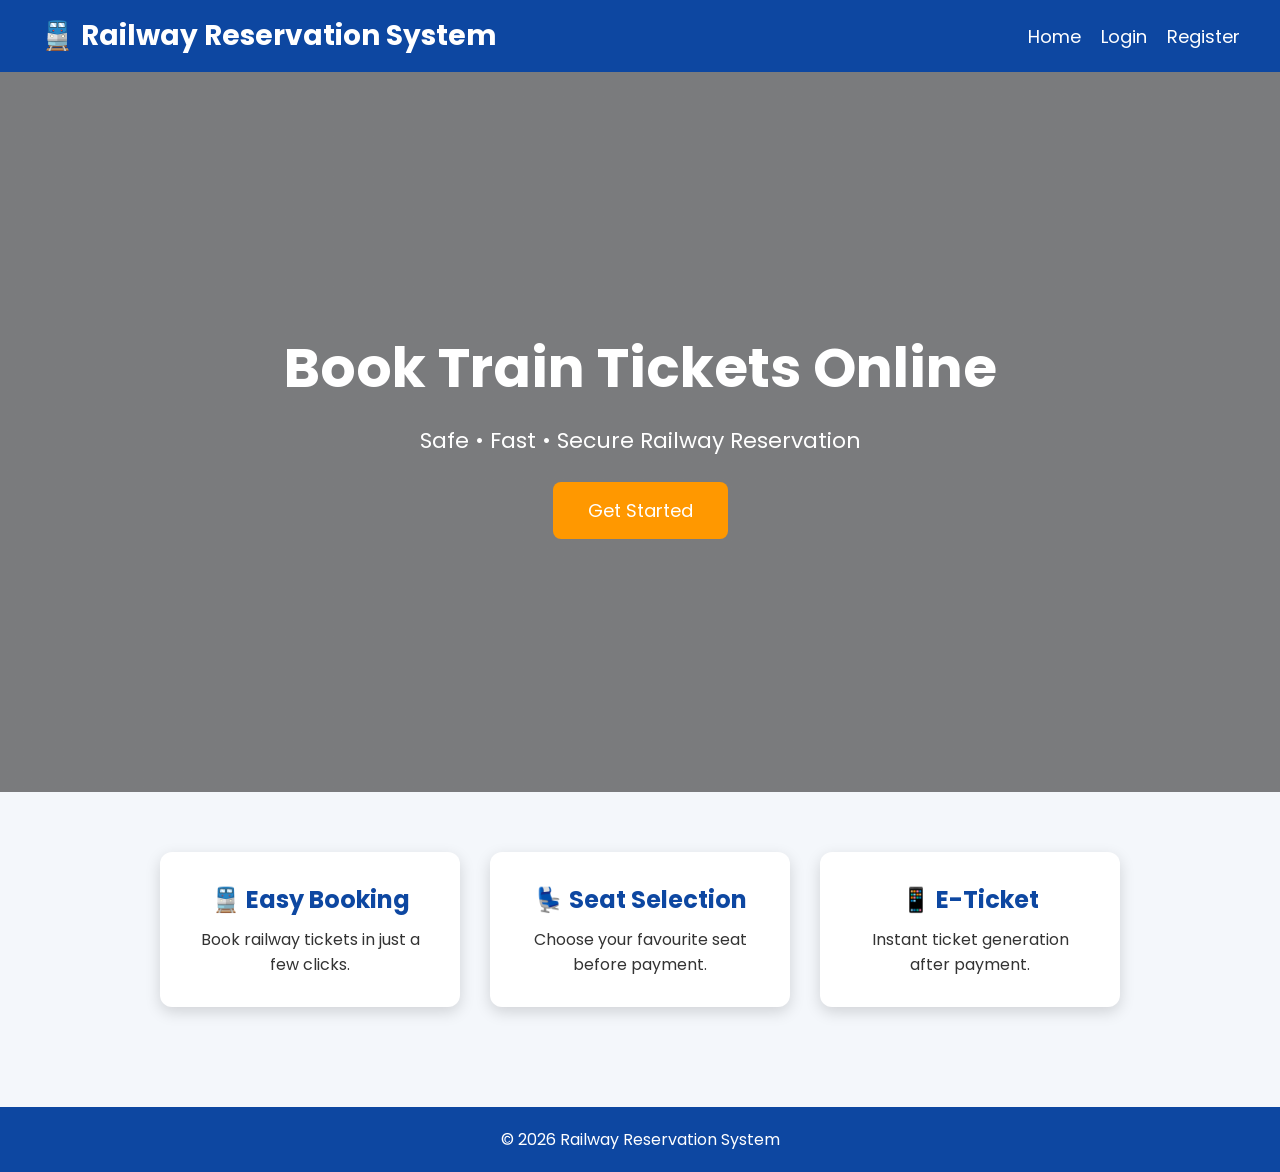
<file: index.html>
<!DOCTYPE html>
<html lang="en">
<head>
    <meta charset="UTF-8">
    <meta name="viewport" content="width=device-width, initial-scale=1.0">
    <title>Railway Reservation System</title>

    <link rel="stylesheet" href="style.css">

    <link rel="preconnect" href="https://fonts.googleapis.com">
    <link href="https://fonts.googleapis.com/css2?family=Poppins:wght@300;400;500;600;700&display=swap" rel="stylesheet">
</head>

<body>

<header>

    <div class="logo">
        🚆 Railway Reservation System
    </div>

    <nav>

        <a href="index.html">Home</a>

        <a href="login.html">Login</a>

        <a href="register.html">Register</a>

    </nav>

</header>

<section class="hero">

    <h1>Book Train Tickets Online</h1>

    <p>

        Safe • Fast • Secure Railway Reservation

    </p>

    <a href="login.html">

        <button>

            Get Started

        </button>

    </a>

</section>

<section class="features">

<div class="card">

<h2>🚆 Easy Booking</h2>

<p>

Book railway tickets in just a few clicks.

</p>

</div>

<div class="card">

<h2>💺 Seat Selection</h2>

<p>

Choose your favourite seat before payment.

</p>

</div>

<div class="card">

<h2>📱 E-Ticket</h2>

<p>

Instant ticket generation after payment.

</p>

</div>

</section>

<footer>

<p>

© 2026 Railway Reservation System

</p>

</footer>

</body>
</html>
</file>
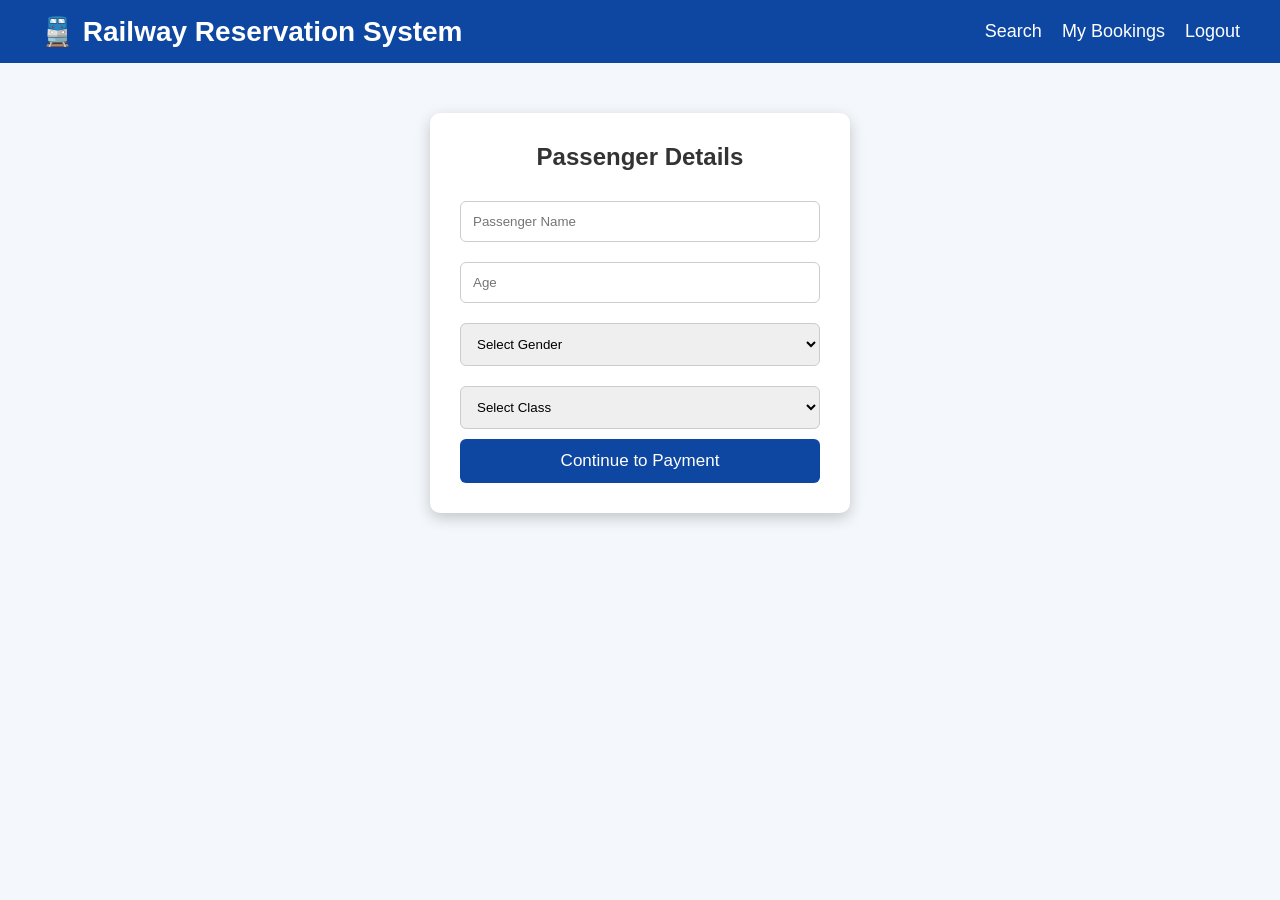
<file: booking.html>
<!DOCTYPE html>
<html lang="en">
<head>
    <meta charset="UTF-8">
    <meta name="viewport" content="width=device-width, initial-scale=1.0">
    <title>Passenger Details</title>
    <link rel="stylesheet" href="style.css">
</head>
<body>

<header>

    <div class="logo">
        🚆 Railway Reservation System
    </div>

    <nav>
        <a href="search.html">Search</a>
        <a href="bookings.html">My Bookings</a>
        <a href="login.html">Logout</a>
    </nav>

</header>

<div class="container">

    <h2>Passenger Details</h2>

    <form id="bookingForm">

        <input
            type="text"
            id="name"
            placeholder="Passenger Name"
            required
        >

        <input
            type="number"
            id="age"
            placeholder="Age"
            min="1"
            max="120"
            required
        >

        <select id="gender" required>

            <option value="">Select Gender</option>

            <option>Male</option>

            <option>Female</option>

            <option>Other</option>

        </select>

        <select id="travelClass" required>

            <option value="">Select Class</option>

            <option value="SL">Sleeper (SL)</option>

            <option value="3A">AC 3 Tier (3A)</option>

            <option value="2A">AC 2 Tier (2A)</option>

            <option value="1A">First AC (1A)</option>

        </select>

        <button type="submit">

            Continue to Payment

        </button>

    </form>

</div>

<script src="booking.js"></script>

</body>
</html>
</file>
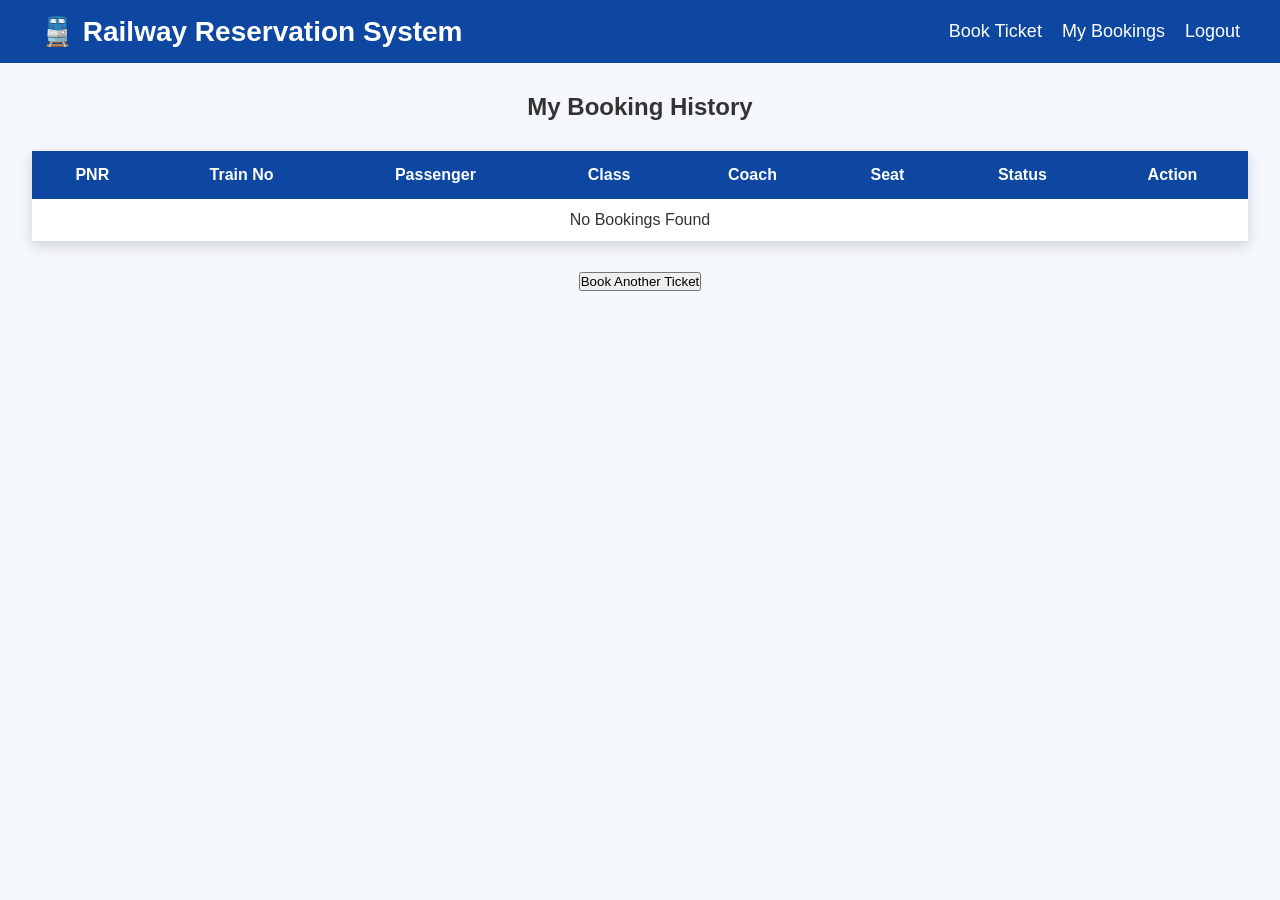
<file: bookings.html>
<!DOCTYPE html>
<html lang="en">
<head>
    <meta charset="UTF-8">
    <meta name="viewport" content="width=device-width, initial-scale=1.0">
    <title>My Bookings | Railway Reservation System</title>

    <link rel="stylesheet" href="style.css">
</head>
<body>

<header>

    <div class="logo">
        🚆 Railway Reservation System
    </div>

    <nav>

        <a href="search.html">Book Ticket</a>

        <a href="bookings.html">My Bookings</a>

        <a href="#" onclick="logout()">Logout</a>

    </nav>

</header>

<h2 style="text-align:center; margin-top:30px;">

    My Booking History

</h2>

<table id="bookingTable">

<thead>

<tr>

<th>PNR</th>

<th>Train No</th>

<th>Passenger</th>

<th>Class</th>

<th>Coach</th>

<th>Seat</th>

<th>Status</th>

<th>Action</th>

</tr>

</thead>

<tbody>

</tbody>

</table>

<div style="text-align:center; margin-top:30px;">

<button onclick="window.location.href='search.html'">

Book Another Ticket

</button>

</div>

<script src="bookings.js"></script>

</body>
</html>
</file>
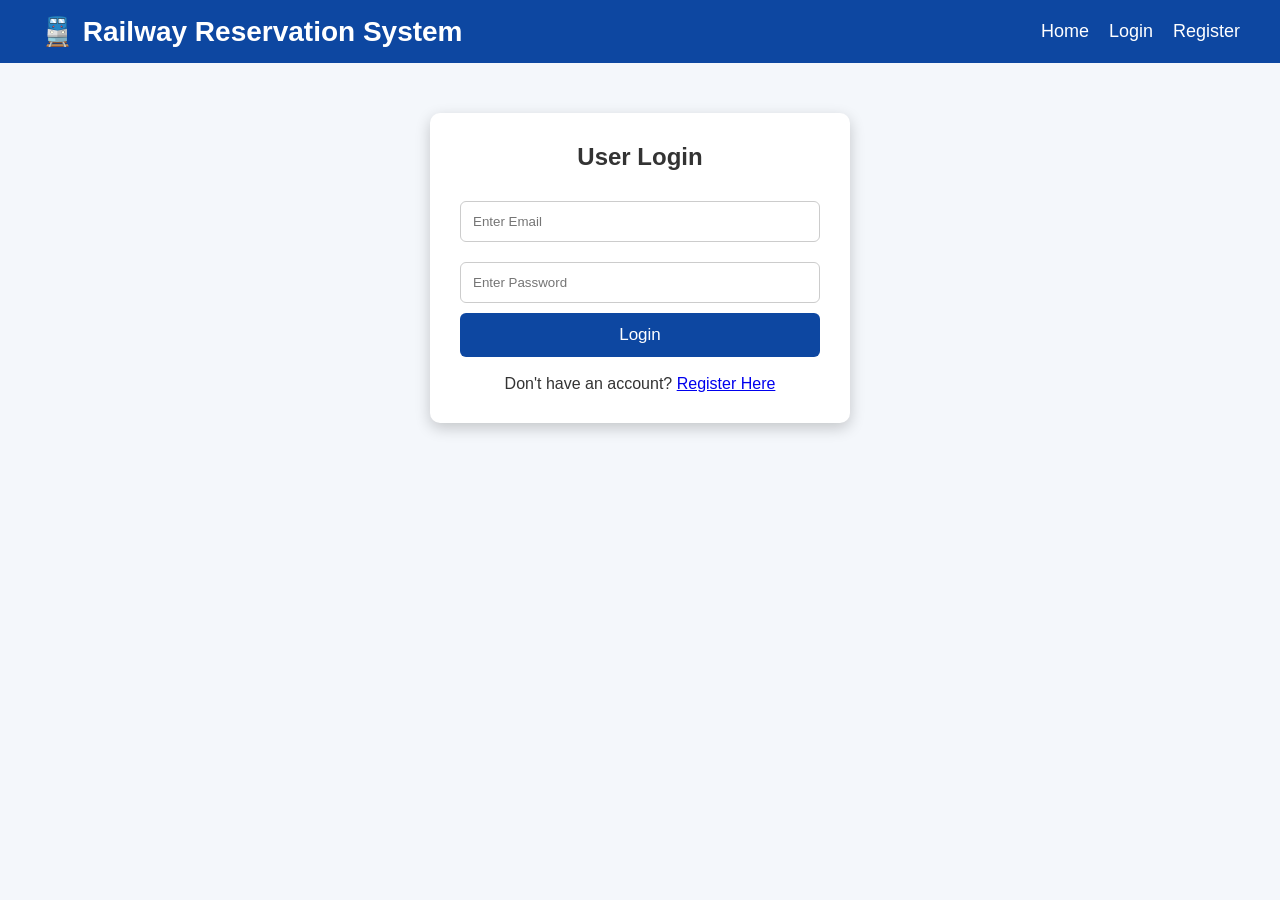
<file: login.html>
<!DOCTYPE html>
<html lang="en">
<head>
    <meta charset="UTF-8">
    <meta name="viewport" content="width=device-width, initial-scale=1.0">
    <title>Login | Railway Reservation System</title>

    <link rel="stylesheet" href="style.css">
</head>

<body>

<header>

    <div class="logo">
        🚆 Railway Reservation System
    </div>

    <nav>

        <a href="index.html">Home</a>

        <a href="login.html">Login</a>

        <a href="register.html">Register</a>

    </nav>

</header>

<div class="container">

    <h2>User Login</h2>

    <form id="loginForm">

        <input
            type="email"
            id="email"
            placeholder="Enter Email"
            required
        >

        <input
            type="password"
            id="password"
            placeholder="Enter Password"
            required
        >

        <button type="submit">

            Login

        </button>

    </form>

    <br>

    <p align="center">

        Don't have an account?

        <a href="register.html">

            Register Here

        </a>

    </p>

</div>

<script src="auth.js"></script>

</body>
</html>
</file>
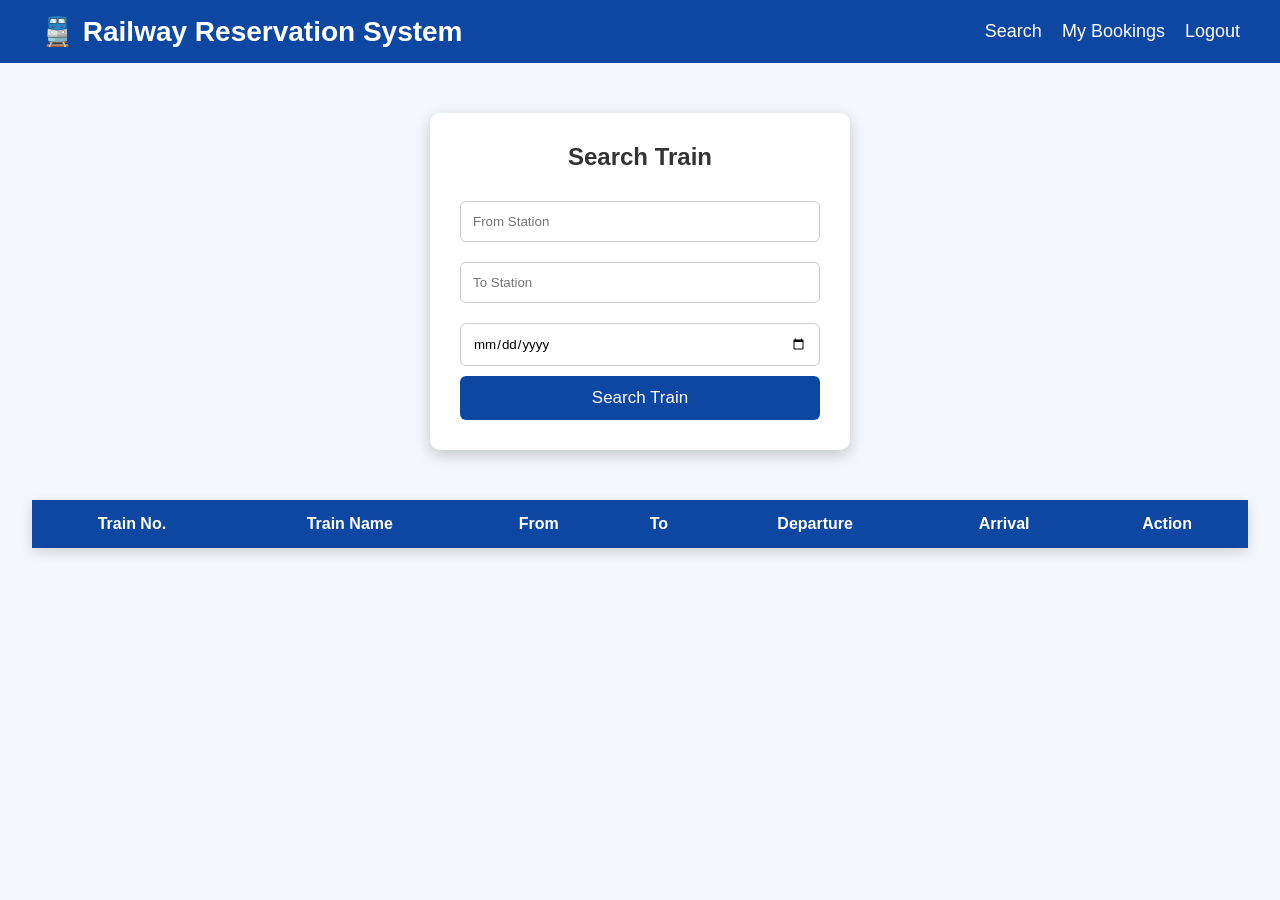
<file: payment.html>
<!DOCTYPE html>
<html lang="en">
<head>
    <meta charset="UTF-8">
    <meta name="viewport" content="width=device-width, initial-scale=1.0">
    <title>Payment | Railway Reservation System</title>

    <link rel="stylesheet" href="style.css">
</head>
<body>

<header>

    <div class="logo">
        🚆 Railway Reservation System
    </div>

    <nav>
        <a href="search.html">Search</a>
        <a href="bookings.html">My Bookings</a>
        <a href="login.html">Logout</a>
    </nav>

</header>

<div class="container">

    <h2>Payment</h2>

    <h3>Total Fare: ₹<span id="fare">0</span></h3>

    <form id="paymentForm">

        <select id="paymentMethod" required>

            <option value="">Select Payment Method</option>

            <option value="UPI">UPI</option>

            <option value="Debit Card">Debit Card</option>

            <option value="Credit Card">Credit Card</option>

            <option value="Net Banking">Net Banking</option>

        </select>

        <input
            type="text"
            id="paymentDetails"
            placeholder="Enter UPI ID / Card Number"
            required
        >

        <button type="submit">

            Pay Now

        </button>

    </form>

</div>

<script src="payment.js"></script>

</body>
</html>
</file>
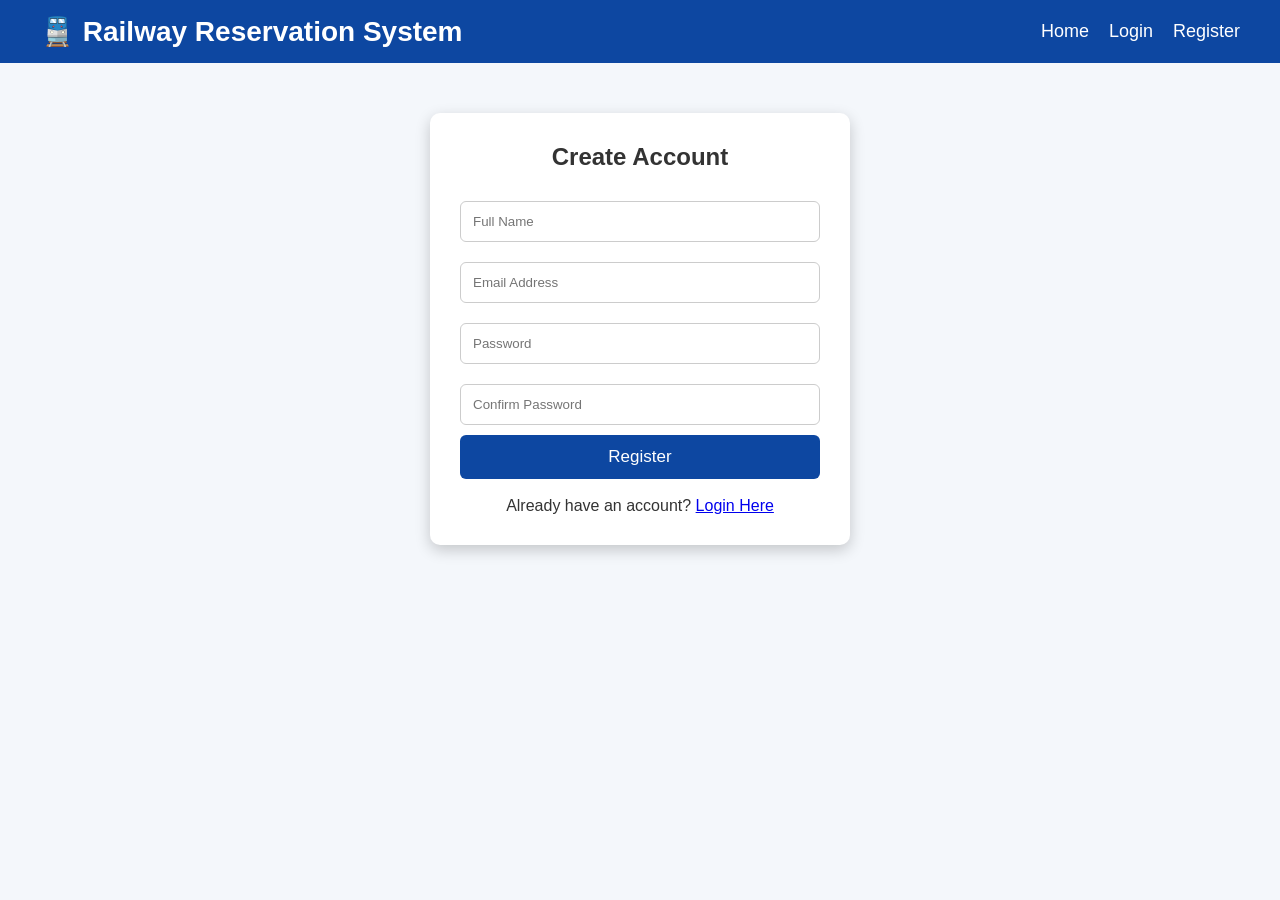
<file: Register.html>
<!DOCTYPE html>
<html lang="en">
<head>
    <meta charset="UTF-8">
    <meta name="viewport" content="width=device-width, initial-scale=1.0">
    <title>Register | Railway Reservation System</title>

    <link rel="stylesheet" href="style.css">
</head>
<body>

<header>

    <div class="logo">
        🚆 Railway Reservation System
    </div>

    <nav>
        <a href="index.html">Home</a>
        <a href="login.html">Login</a>
        <a href="register.html">Register</a>
    </nav>

</header>

<div class="container">

    <h2>Create Account</h2>

    <form id="registerForm">

        <input
            type="text"
            id="name"
            placeholder="Full Name"
            required
        >

        <input
            type="email"
            id="email"
            placeholder="Email Address"
            required
        >

        <input
            type="password"
            id="password"
            placeholder="Password"
            required
        >

        <input
            type="password"
            id="confirmPassword"
            placeholder="Confirm Password"
            required
        >

        <button type="submit">
            Register
        </button>

    </form>

    <br>

    <p align="center">
        Already have an account?

        <a href="login.html">
            Login Here
        </a>
    </p>

</div>

<script src="auth.js"></script>

</body>
</html>
</file>
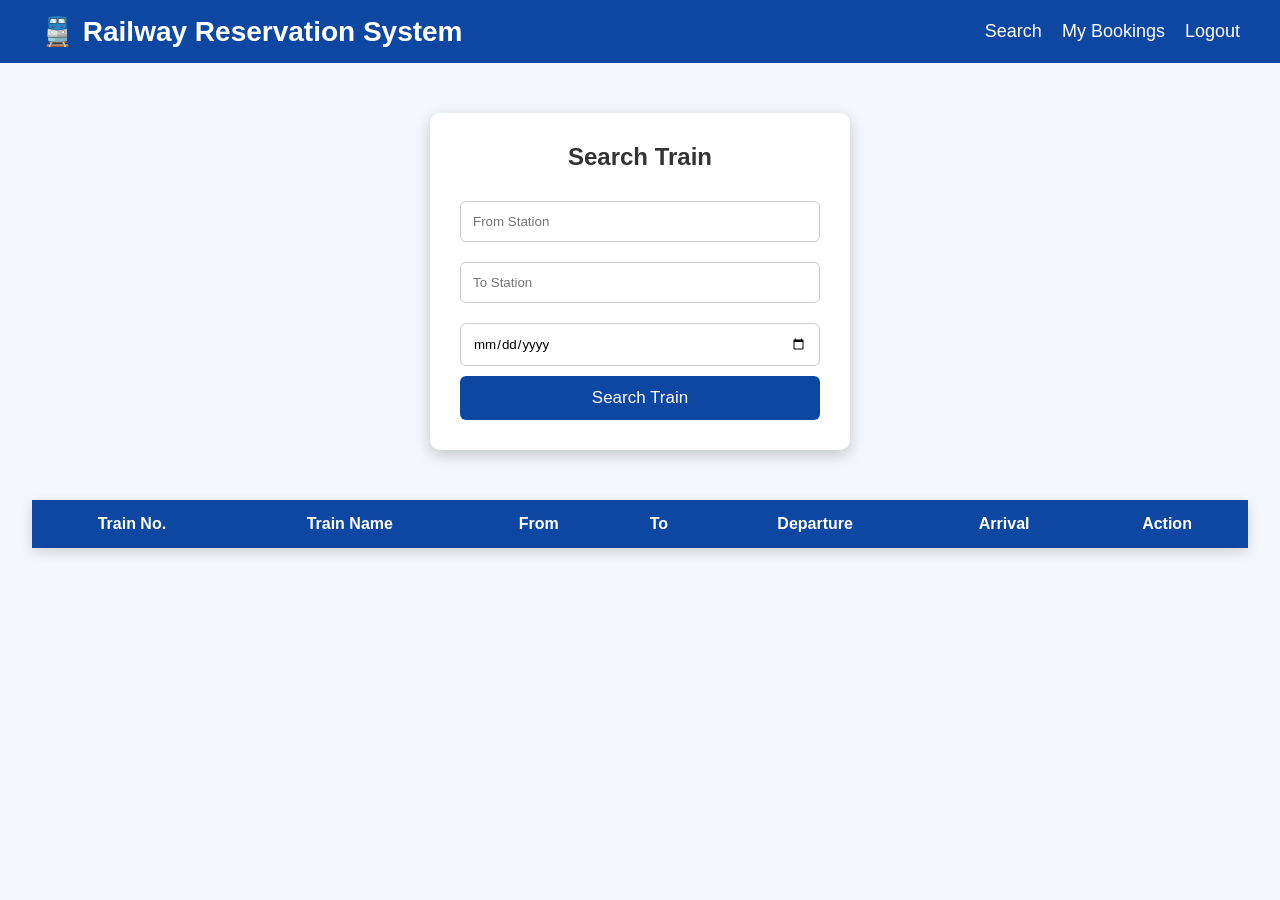
<file: search.html>
<!DOCTYPE html>
<html lang="en">
<head>
    <meta charset="UTF-8">
    <meta name="viewport" content="width=device-width, initial-scale=1.0">
    <title>Search Train | Railway Reservation System</title>

    <link rel="stylesheet" href="style.css">
</head>
<body>

<header>

    <div class="logo">
        🚆 Railway Reservation System
    </div>

    <nav>
        <a href="search.html">Search</a>
        <a href="bookings.html">My Bookings</a>
        <a href="login.html">Logout</a>
    </nav>

</header>

<div class="container">

    <h2>Search Train</h2>

    <input
        type="text"
        id="from"
        placeholder="From Station"
    >

    <input
        type="text"
        id="to"
        placeholder="To Station"
    >

    <input
        type="date"
        id="journeyDate"
    >

    <button onclick="searchTrain()">
        Search Train
    </button>

</div>

<table id="trainTable">

<thead>

<tr>

<th>Train No.</th>

<th>Train Name</th>

<th>From</th>

<th>To</th>

<th>Departure</th>

<th>Arrival</th>

<th>Action</th>

</tr>

</thead>

<tbody>

</tbody>

</table>

<script src="search.js"></script>

</body>
</html>
</file>
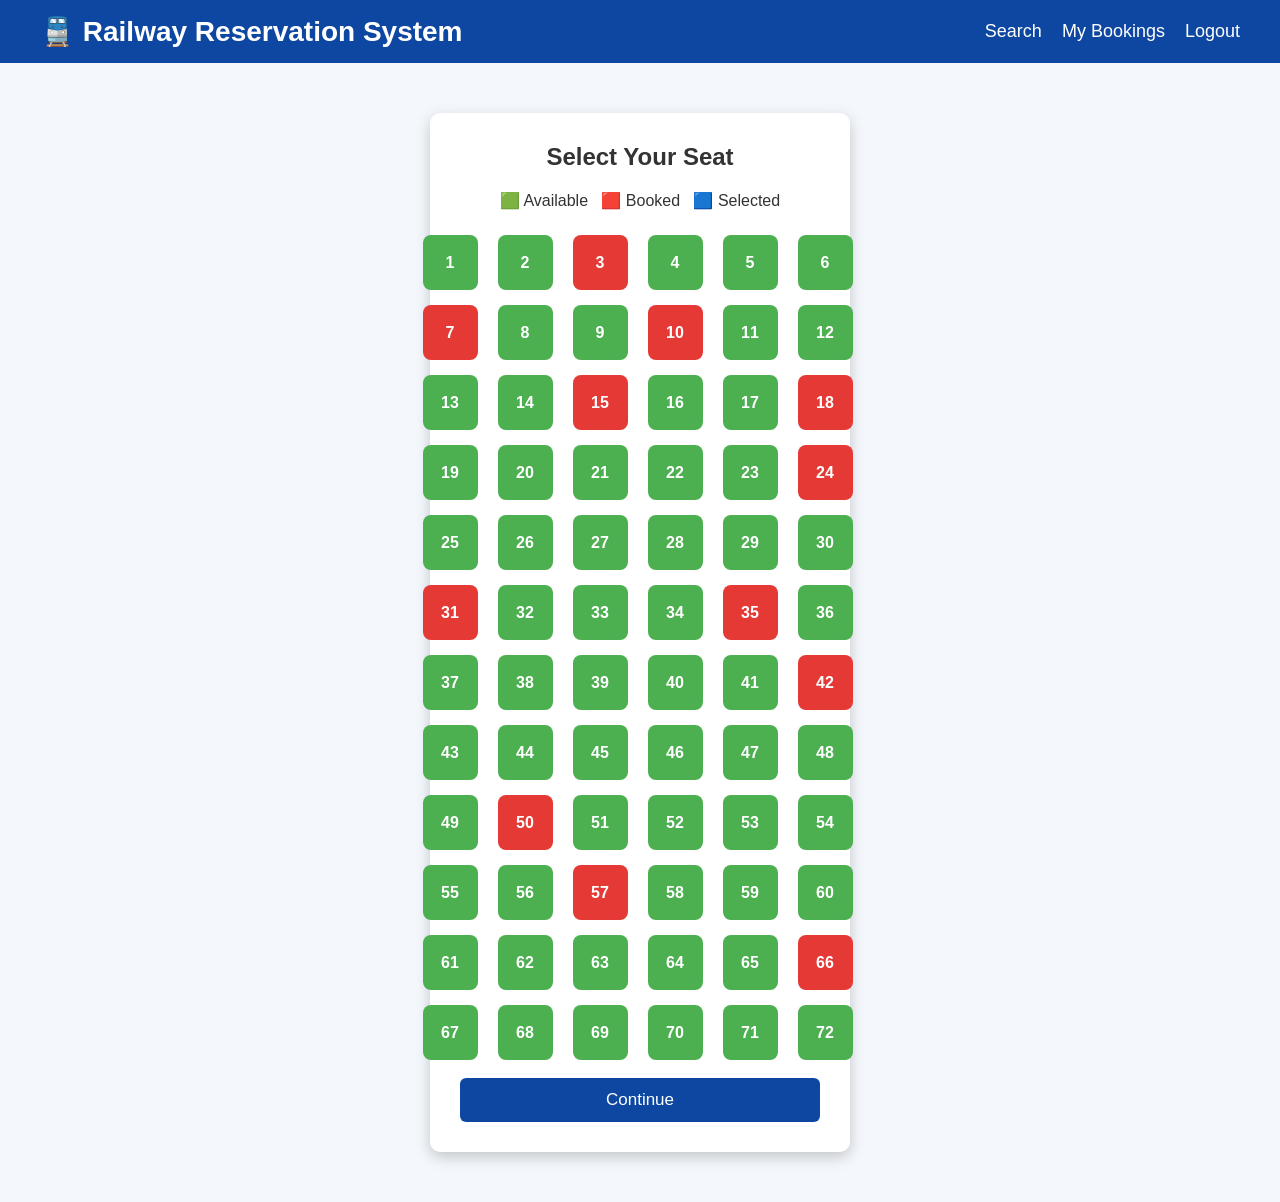
<file: seat.html>
<!DOCTYPE html>
<html lang="en">
<head>
    <meta charset="UTF-8">
    <meta name="viewport" content="width=device-width, initial-scale=1.0">
    <title>Select Seat | Railway Reservation System</title>

    <link rel="stylesheet" href="style.css">
</head>
<body>

<header>

    <div class="logo">
        🚆 Railway Reservation System
    </div>

    <nav>
        <a href="search.html">Search</a>
        <a href="bookings.html">My Bookings</a>
        <a href="login.html">Logout</a>
    </nav>

</header>

<div class="container">

    <h2>Select Your Seat</h2>

    <p align="center">

        🟩 Available &nbsp;
        🟥 Booked &nbsp;
        🟦 Selected

    </p>

    <div id="seatContainer" class="seat-container">

    </div>

    <br>

    <button id="confirmSeat">

        Continue

    </button>

</div>

<script src="seat.js"></script>

</body>
</html>
</file>
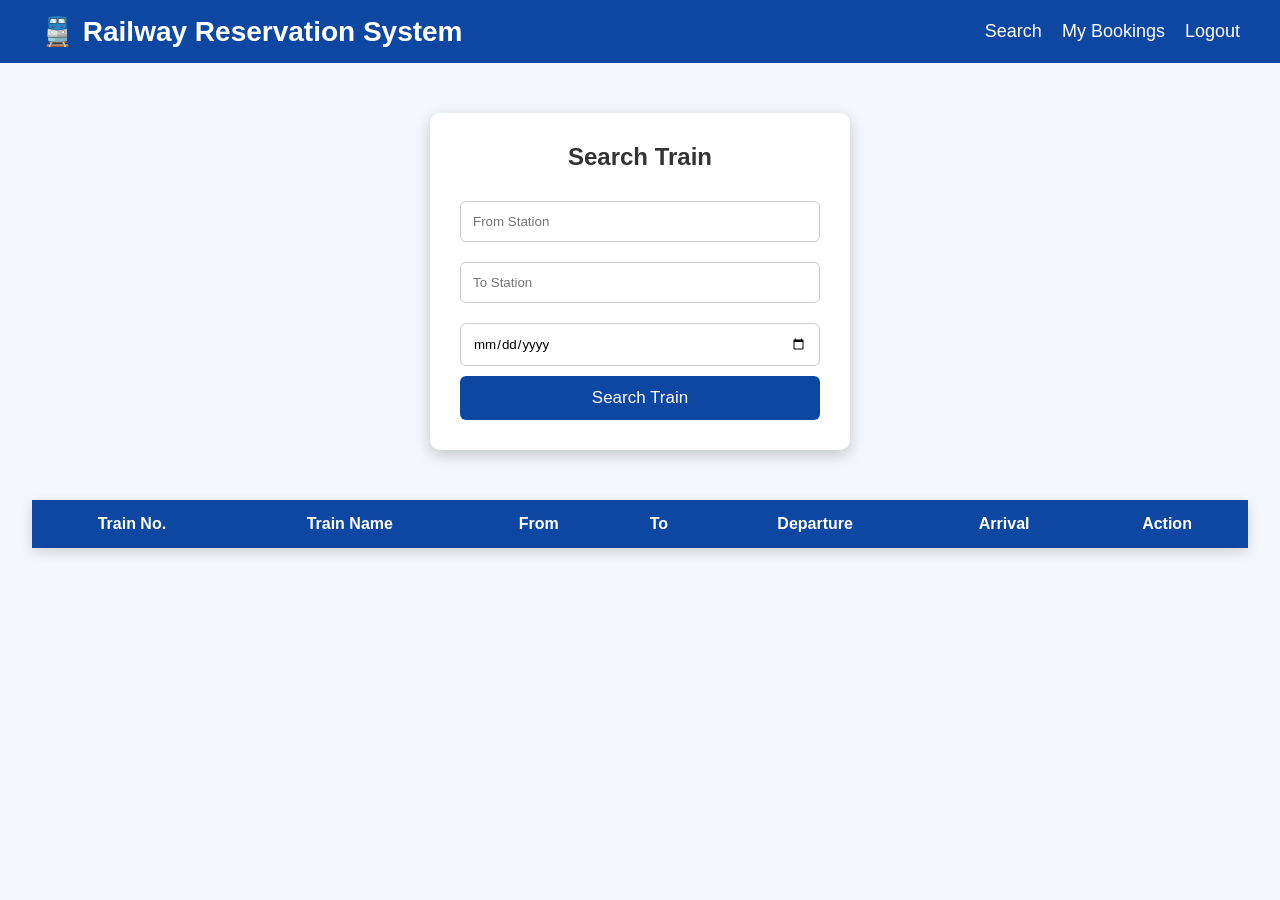
<file: ticket.html>
<!DOCTYPE html>
<html lang="en">
<head>
    <meta charset="UTF-8">
    <meta name="viewport" content="width=device-width, initial-scale=1.0">
    <title>Railway E-Ticket</title>

    <link rel="stylesheet" href="style.css">
</head>
<body>

<header>

    <div class="logo">
        🚆 Railway Reservation System
    </div>

    <nav>

        <a href="search.html">Home</a>

        <a href="bookings.html">My Bookings</a>

        <a href="login.html">Logout</a>

    </nav>

</header>

<div class="ticket">

    <h1>Railway E-Ticket</h1>

    <hr>

    <p><strong>PNR:</strong> <span id="pnr"></span></p>

    <p><strong>Train Number:</strong> <span id="trainNo"></span></p>

    <p><strong>Passenger Name:</strong> <span id="name"></span></p>

    <p><strong>Age:</strong> <span id="age"></span></p>

    <p><strong>Gender:</strong> <span id="gender"></span></p>

    <p><strong>Class:</strong> <span id="travelClass"></span></p>

    <p><strong>Coach:</strong> <span id="coach"></span></p>

    <p><strong>Seat:</strong> <span id="seat"></span></p>

    <p><strong>Payment Status:</strong>
        <span id="status"></span>
    </p>

    <p><strong>Transaction ID:</strong>
        <span id="txn"></span>
    </p>

    <hr>

    <button onclick="window.print()">

        Print Ticket

    </button>

    <br><br>

    <button onclick="window.location.href='bookings.html'">

        My Bookings

    </button>

</div>

<script src="ticket.js"></script>

</body>
</html>
</file>
<file: style.css>
/* ===========================
   Railway Reservation System
   style.css
=========================== */

*{
    margin:0;
    padding:0;
    box-sizing:border-box;
    font-family:'Poppins',sans-serif;
}

body{
    background:#f4f7fb;
    color:#333;
}

/* Header */

header{
    width:100%;
    background:#0D47A1;
    color:white;
    display:flex;
    justify-content:space-between;
    align-items:center;
    padding:15px 40px;
}

.logo{
    font-size:28px;
    font-weight:bold;
}

nav{
    display:flex;
    gap:20px;
}

nav a{
    color:white;
    text-decoration:none;
    font-size:18px;
    transition:.3s;
}

nav a:hover{
    color:#FFD54F;
}

/* Hero */

.hero{

    height:80vh;

    display:flex;

    flex-direction:column;

    justify-content:center;

    align-items:center;

    text-align:center;

    color:white;

    background:linear-gradient(rgba(0,0,0,.5),rgba(0,0,0,.5)),
    url("https://images.unsplash.com/photo-1474487548417-781cb71495f3?auto=format&fit=crop&w=1400&q=80");

    background-size:cover;

    background-position:center;

}

.hero h1{

    font-size:55px;

    margin-bottom:15px;

}

.hero p{

    font-size:22px;

    margin-bottom:25px;

}

.hero button{

    padding:15px 35px;

    border:none;

    background:#ff9800;

    color:white;

    font-size:18px;

    border-radius:8px;

    cursor:pointer;

}

.hero button:hover{

    background:#ef6c00;

}

/* Container */

.container{

    width:420px;

    margin:50px auto;

    background:white;

    padding:30px;

    border-radius:10px;

    box-shadow:0 5px 15px rgba(0,0,0,.2);

}

.container h2{

    text-align:center;

    margin-bottom:20px;

}

.container h3{

    text-align:center;

    margin-bottom:20px;

}

.container input,

.container select{

    width:100%;

    padding:12px;

    margin:10px 0;

    border:1px solid #ccc;

    border-radius:6px;

    outline:none;

}

.container input:focus,

.container select:focus{

    border:1px solid #0D47A1;

}

.container button{

    width:100%;

    padding:12px;

    background:#0D47A1;

    color:white;

    border:none;

    border-radius:6px;

    font-size:17px;

    cursor:pointer;

}

.container button:hover{

    background:#1565c0;

}

/* Features */

.features{

    display:flex;

    justify-content:center;

    gap:30px;

    flex-wrap:wrap;

    padding:60px;

}

.card{

    width:300px;

    background:white;

    border-radius:12px;

    padding:30px;

    text-align:center;

    box-shadow:0 5px 15px rgba(0,0,0,.15);

    transition:.3s;

}

.card:hover{

    transform:translateY(-8px);

}

.card h2{

    color:#0D47A1;

    margin-bottom:10px;

}


/* ===========================
   Search Table
=========================== */

table{

    width:95%;
    margin:30px auto;
    border-collapse:collapse;
    background:white;
    box-shadow:0 4px 12px rgba(0,0,0,.15);

}

table th{

    background:#0D47A1;
    color:white;
    padding:15px;

}

table td{

    padding:12px;
    text-align:center;
    border-bottom:1px solid #ddd;

}

table tr:hover{

    background:#f5f5f5;

}

table button{

    padding:8px 15px;
    background:#4CAF50;
    color:white;
    border:none;
    border-radius:5px;
    cursor:pointer;

}

table button:hover{

    background:#2e7d32;

}

/* ===========================
   Seat Layout
=========================== */

.seat-container{

    display:grid;
    grid-template-columns:repeat(6,60px);
    gap:15px;
    justify-content:center;
    margin-top:25px;

}

.seat{

    width:55px;
    height:55px;
    background:#4CAF50;
    color:white;
    display:flex;
    justify-content:center;
    align-items:center;
    border-radius:8px;
    font-weight:bold;
    cursor:pointer;
    transition:.3s;

}

.seat:hover{

    transform:scale(1.08);

}

.booked{

    background:#e53935 !important;
    cursor:not-allowed;

}

.selected{

    background:#1976D2 !important;

}

/* ===========================
   Ticket
=========================== */

.ticket{

    width:700px;
    margin:40px auto;
    background:white;
    padding:30px;
    border-radius:12px;
    box-shadow:0 5px 15px rgba(0,0,0,.2);

}

.ticket h1{

    text-align:center;
    color:#0D47A1;
    margin-bottom:20px;

}

.ticket p{

    font-size:18px;
    margin:10px 0;

}

.ticket button{

    width:100%;
    padding:12px;
    margin-top:15px;
    background:#0D47A1;
    color:white;
    border:none;
    border-radius:6px;
    cursor:pointer;

}

.ticket button:hover{

    background:#1565c0;

}

/* ===========================
   Booking History
=========================== */

#bookingTable{

    width:95%;
    margin:30px auto;

}

#bookingTable button{

    background:#f44336;
    color:white;
    border:none;
    padding:8px 14px;
    border-radius:5px;
    cursor:pointer;

}

#bookingTable button:hover{

    background:#c62828;

}

/* ===========================
   Footer
=========================== */

footer{

    background:#0D47A1;
    color:white;
    text-align:center;
    padding:20px;
    margin-top:40px;

}

/* ===========================
   Responsive
=========================== */

@media(max-width:768px){

header{

    flex-direction:column;
    gap:15px;

}

nav{

    flex-wrap:wrap;
    justify-content:center;

}

.hero h1{

    font-size:36px;

}

.hero p{

    font-size:18px;

}

.container{

    width:95%;

}

.ticket{

    width:95%;

}

table{

    display:block;
    overflow-x:auto;

}

.seat-container{

    grid-template-columns:repeat(4,60px);

}

.features{

    flex-direction:column;
    align-items:center;

}

.card{

    width:90%;

}

}
</file>
